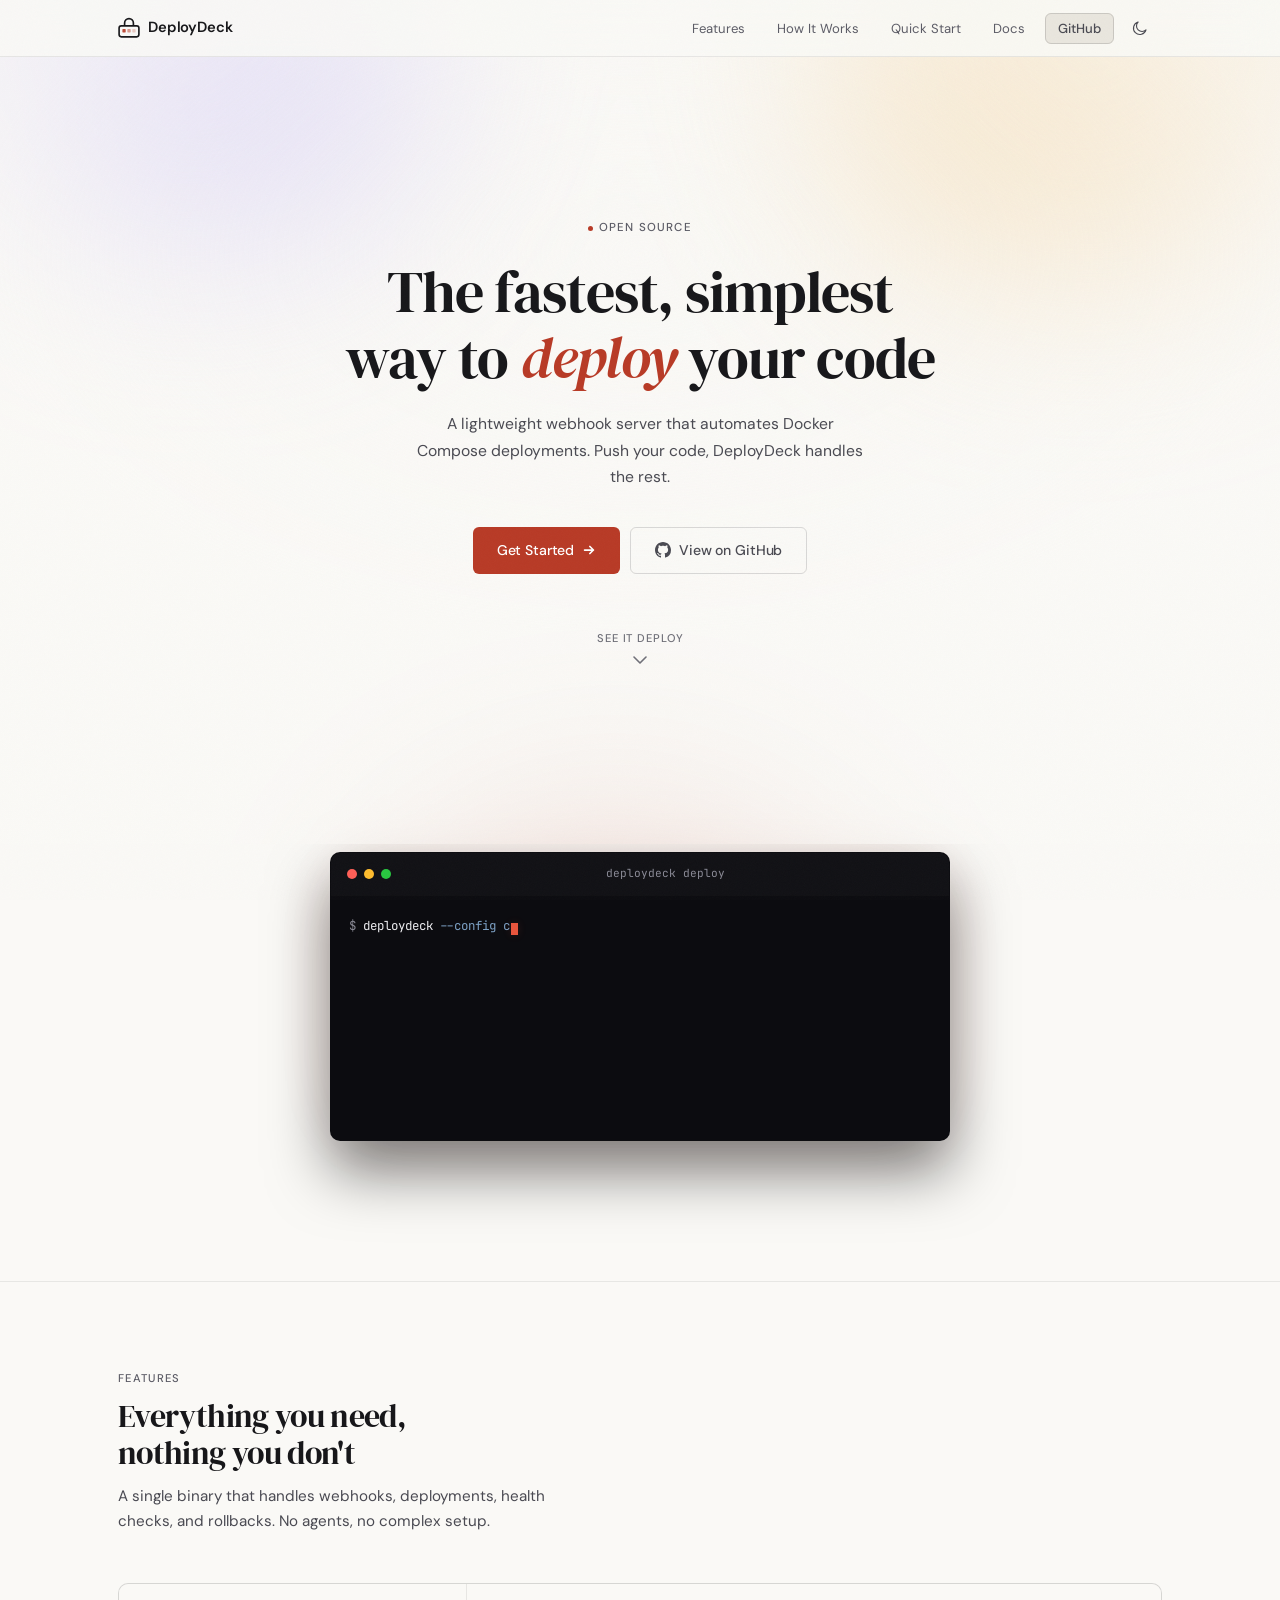
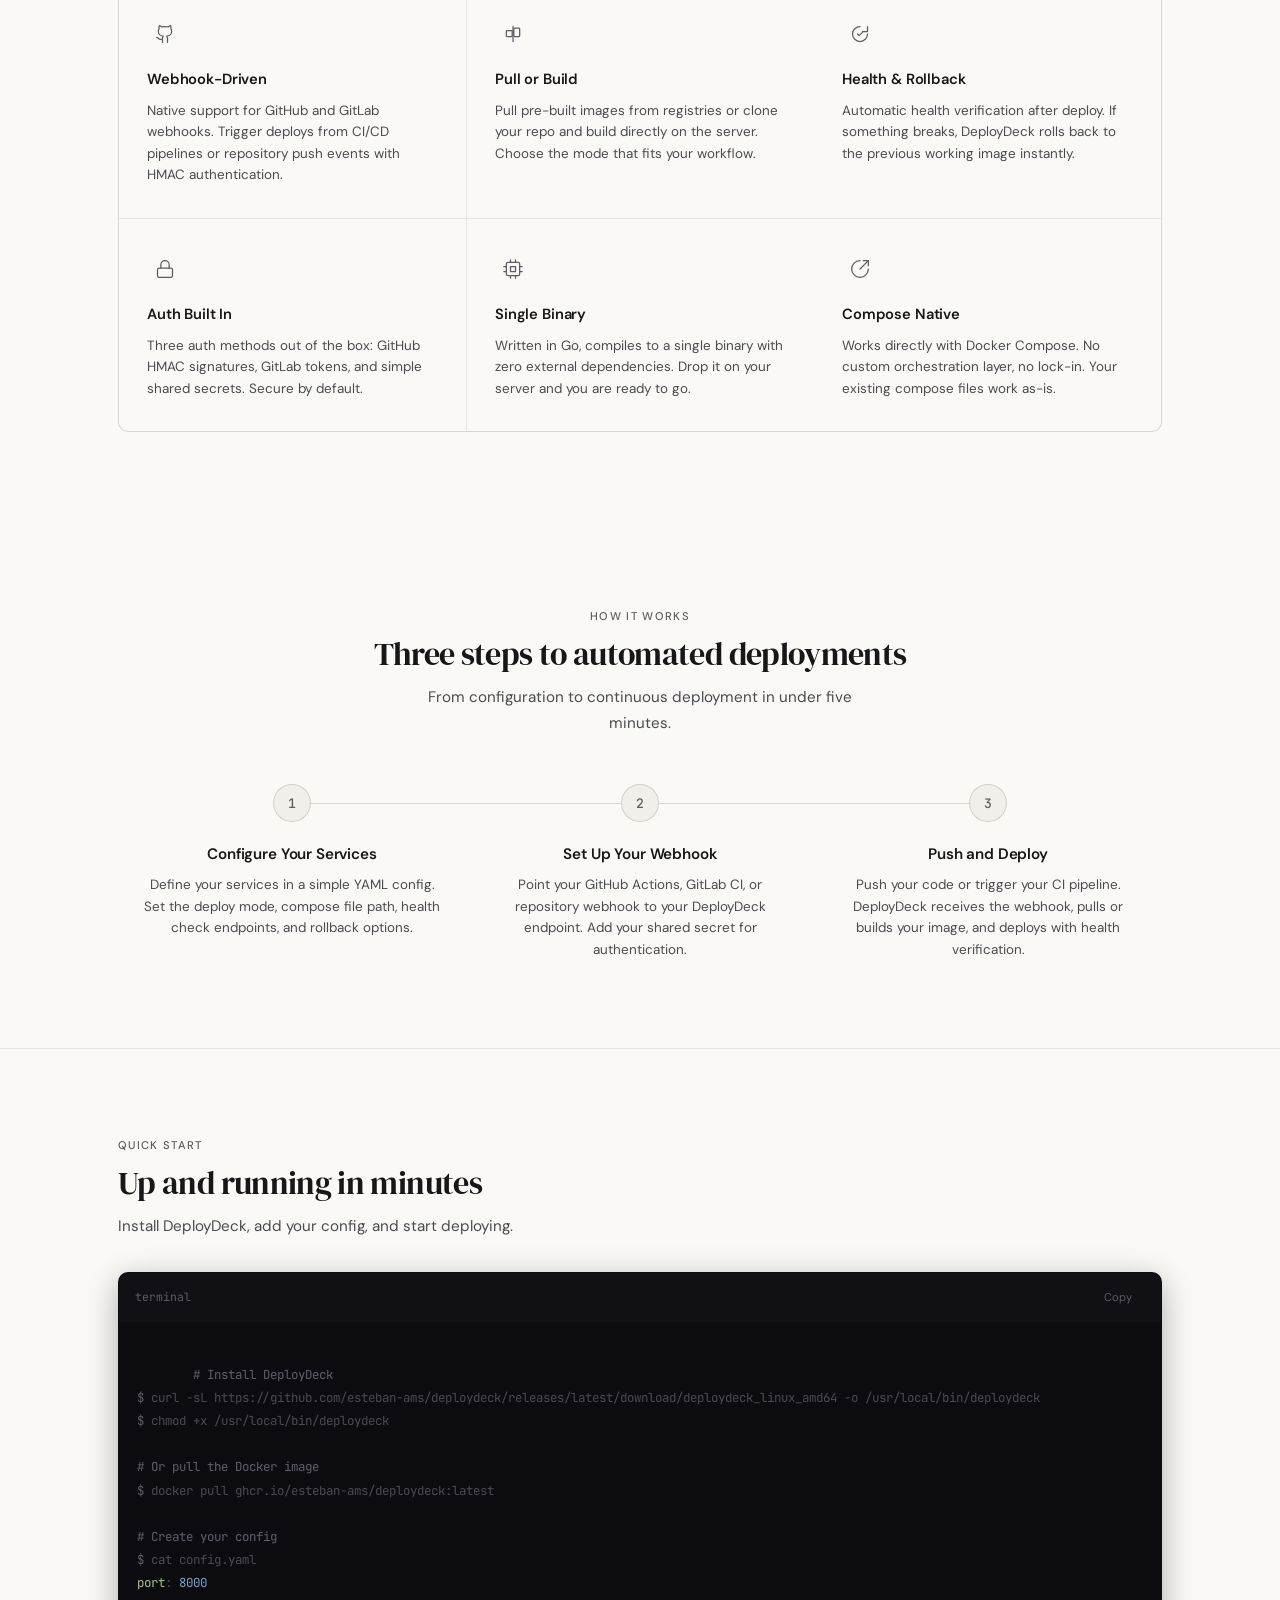
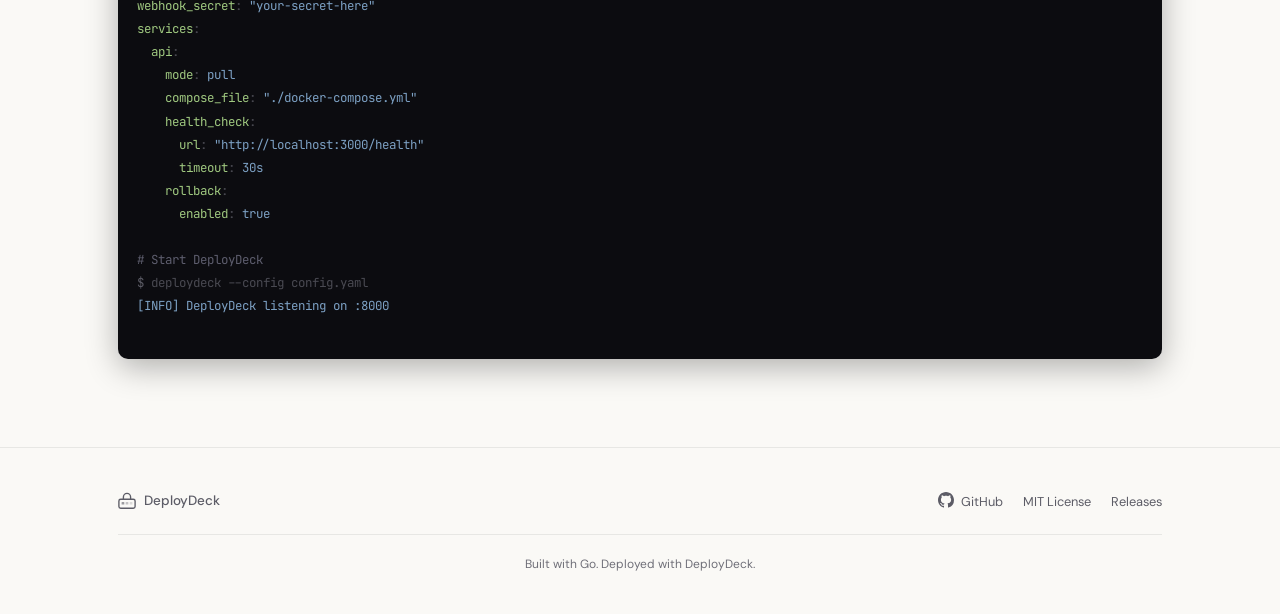
<file: website/public/index.html>
<!DOCTYPE html>
<html lang="en-us">
<head>
	<meta name="generator" content="Hugo 0.157.0">
  <meta charset="utf-8">
  <script>
    (function() {
      document.documentElement.classList.add('has-js');
      var stored = localStorage.getItem('deploydeck-theme');
      var theme = stored || (window.matchMedia('(prefers-color-scheme: light)').matches ? 'light' : 'dark');
      if (theme === 'light') document.documentElement.setAttribute('data-theme', 'light');
    })();
  </script>
  <meta name="viewport" content="width=device-width, initial-scale=1.0">
  <title>DeployDeck</title>
  <meta name="description" content="Lightweight webhook server that automates Docker Compose deployments">
  <link rel="preconnect" href="https://fonts.googleapis.com">
  <link rel="preconnect" href="https://fonts.gstatic.com" crossorigin>
  <link href="https://fonts.googleapis.com/css2?family=DM+Serif+Display:ital@0;1&family=DM+Sans:ital,opsz,wght@0,9..40,300;0,9..40,400;0,9..40,500;0,9..40,600;1,9..40,400&family=Inter:wght@400;500;600;700&family=JetBrains+Mono:wght@400;500&display=swap" rel="stylesheet">
  <style>
    /* ============================================
   DeployDeck — Refined Industrial
   ============================================ */


/* --- Reset & Base --- */
*, *::before, *::after {
  box-sizing: border-box;
  margin: 0;
  padding: 0;
}

:root {
  --bg: #111116;
  --bg-raised: #19191f;
  --bg-surface: #1f1f27;
  --border: rgba(255, 255, 255, 0.07);
  --border-strong: rgba(255, 255, 255, 0.12);
  --accent: #E8553D;
  --accent-dim: rgba(232, 85, 61, 0.1);
  --accent-glow: rgba(232, 85, 61, 0.15);
  --text: #a8a8b3;
  --text-bright: #ededf0;
  --text-muted: #8a8a96;
  --text-faint: #7e7e88;
  --font-display: 'DM Serif Display', Georgia, 'Times New Roman', serif;
  --font-body: 'DM Sans', -apple-system, BlinkMacSystemFont, 'Segoe UI', sans-serif;
  --font-mono: 'JetBrains Mono', 'SF Mono', 'Fira Code', Consolas, monospace;
  --max-width: 1100px;
  --radius: 6px;
  --radius-lg: 10px;

  /* docs compat aliases */
  --ocean: #111116;
  --ocean-light: #19191f;
  --ocean-mid: #1f1f27;
  --surface: #1f1f27;
  --teal: #E8553D;
  --teal-dim: rgba(232, 85, 61, 0.1);
  --amber: #E8553D;
  --amber-dim: rgba(232, 85, 61, 0.08);

  --aurora-violet: #6d5df0;
  --aurora-gold: #e8a33d;
  --aurora-blue: #3d6fe8;

  --hover-tint: rgba(255, 255, 255, 0.04);
  --hover-tint-soft: rgba(255, 255, 255, 0.02);
  --rail: rgba(255, 255, 255, 0.06);
  --nav-bg: rgba(17, 17, 22, 0.9);
  --nav-mobile-bg: rgba(17, 17, 22, 0.97);
  --hero-scrim-rgb: 17, 17, 22;
  --font-docs: 'Inter', var(--font-body);

  /* motion tokens (transitions-dev) */
  --ease-smooth-out: cubic-bezier(0.22, 1, 0.36, 1);
  --duration-fast: 250ms;
  --duration-slow: 400ms;
  --stagger-dur: 500ms;
  --stagger-distance: 14px;
  --stagger-stagger: 80ms;
  --stagger-blur: 4px;
  --stagger-ease: var(--ease-smooth-out);
}

[data-theme="light"] {
  --bg: #faf9f6;
  --bg-raised: #f1efe9;
  --bg-surface: #e9e6de;
  --border: rgba(17, 17, 22, 0.08);
  --border-strong: rgba(17, 17, 22, 0.14);
  --accent: #B83A26;
  --accent-dim: rgba(184, 58, 38, 0.08);
  --accent-glow: rgba(184, 58, 38, 0.12);
  --text: #4a4a52;
  --text-bright: #17171a;
  --text-muted: #5c5c66;
  --text-faint: #6f6f78;
  --aurora-violet: #b3a6f7;
  --aurora-gold: #f0c37a;
  --aurora-blue: #8fabf2;
  --hover-tint: rgba(17, 17, 22, 0.04);
  --hover-tint-soft: rgba(17, 17, 22, 0.02);
  --rail: rgba(17, 17, 22, 0.08);
  --nav-bg: rgba(250, 249, 246, 0.85);
  --nav-mobile-bg: rgba(250, 249, 246, 0.97);
  --hero-scrim-rgb: 250, 249, 246;
}

html {
  scroll-behavior: smooth;
  font-size: 16px;
  overflow-x: hidden;
}

section[id] {
  scroll-margin-top: 80px;
}

body {
  font-family: var(--font-body);
  background: var(--bg);
  color: var(--text);
  line-height: 1.6;
  -webkit-font-smoothing: antialiased;
  -moz-osx-font-smoothing: grayscale;
}

/* Noise grain overlay */
body::before {
  content: '';
  position: fixed;
  inset: 0;
  z-index: 9999;
  pointer-events: none;
  opacity: 0.025;
  background-image: url("data:image/svg+xml,%3Csvg viewBox='0 0 256 256' xmlns='http://www.w3.org/2000/svg'%3E%3Cfilter id='n'%3E%3CfeTurbulence type='fractalNoise' baseFrequency='0.9' numOctaves='4' stitchTiles='stitch'/%3E%3C/filter%3E%3Crect width='100%25' height='100%25' filter='url(%23n)'/%3E%3C/svg%3E");
  background-repeat: repeat;
  background-size: 200px 200px;
}

a {
  color: var(--text);
  text-decoration: none;
  transition: color 0.2s;
}

a:hover {
  color: var(--text-bright);
}

a:focus-visible,
button:focus-visible,
[tabindex]:focus-visible {
  outline: 2px solid var(--accent);
  outline-offset: 3px;
  border-radius: 4px;
}

.container {
  max-width: var(--max-width);
  margin: 0 auto;
  padding: 0 28px;
}

/* Respect reduced-motion preference */
@media (prefers-reduced-motion: reduce) {
  *,
  *::before,
  *::after {
    animation-duration: 0.01ms !important;
    animation-iteration-count: 1 !important;
    transition-duration: 0.01ms !important;
    scroll-behavior: auto !important;
  }

  .term-line--out {
    opacity: 1 !important;
    transform: none !important;
  }

  .term-cursor {
    display: none !important;
  }

  .hero-scroll-cue-icon {
    animation: none !important;
  }
}

/* --- Motion: reveal utilities (transitions-dev, adapted) --- */
.t-stagger-line {
  display: block;
  opacity: 0;
  transform: translateY(var(--stagger-distance));
  filter: blur(var(--stagger-blur));
  transition:
    opacity   var(--stagger-dur) var(--stagger-ease),
    transform var(--stagger-dur) var(--stagger-ease),
    filter    var(--stagger-dur) var(--stagger-ease);
  will-change: transform, opacity, filter;
}
.t-stagger-line--1 { transition-delay: calc(var(--stagger-stagger) * 0); }
.t-stagger-line--2 { transition-delay: calc(var(--stagger-stagger) * 1); }
.t-stagger-line--3 { transition-delay: calc(var(--stagger-stagger) * 2); }
.t-stagger-line--4 { transition-delay: calc(var(--stagger-stagger) * 3); }
.t-stagger-line--5 { transition-delay: calc(var(--stagger-stagger) * 4); }

.t-stagger.is-shown .t-stagger-line {
  opacity: 1;
  transform: translateY(0);
  filter: blur(0);
}

/* Generic scroll-triggered reveal — same treatment, IntersectionObserver-driven */
.reveal {
  opacity: 0;
  transform: translateY(var(--stagger-distance));
  filter: blur(var(--stagger-blur));
  transition:
    opacity   var(--stagger-dur) var(--stagger-ease),
    transform var(--stagger-dur) var(--stagger-ease),
    filter    var(--stagger-dur) var(--stagger-ease);
  will-change: transform, opacity, filter;
}
.reveal.is-shown {
  opacity: 1;
  transform: translateY(0);
  filter: blur(0);
}

/* --- Navigation --- */
.nav {
  position: fixed;
  top: 0;
  left: 0;
  right: 0;
  z-index: 100;
  padding: 0;
  background: var(--nav-bg);
  backdrop-filter: blur(16px);
  -webkit-backdrop-filter: blur(16px);
  border-bottom: 1px solid var(--border);
}

.nav-right {
  display: flex;
  align-items: center;
  gap: 4px;
}

.nav-inner {
  display: flex;
  align-items: center;
  justify-content: space-between;
  height: 56px;
}

.nav-logo {
  display: flex;
  align-items: center;
  gap: 8px;
  font-family: var(--font-body);
  font-weight: 600;
  font-size: 0.92rem;
  color: var(--text-bright);
  letter-spacing: -0.01em;
}

.nav-logo svg {
  width: 22px;
  height: 22px;
}

.nav-links {
  display: flex;
  align-items: center;
  gap: 8px;
  list-style: none;
}

.nav-links a {
  color: var(--text-muted);
  font-size: 0.82rem;
  font-weight: 400;
  padding: 6px 12px;
  border-radius: var(--radius);
  transition: color 0.15s, background 0.15s;
}

.nav-links a:hover {
  color: var(--text-bright);
  background: var(--hover-tint);
}

.nav-cta {
  background: var(--bg-surface) !important;
  color: var(--text) !important;
  border: 1px solid var(--border-strong);
  font-weight: 500 !important;
}

.nav-cta:hover {
  border-color: var(--accent) !important;
  color: var(--text-bright) !important;
}

/* Mobile nav toggle */
.nav-toggle {
  display: none;
  align-items: center;
  justify-content: center;
  width: 44px;
  height: 44px;
  background: none;
  border: none;
  color: var(--text);
  cursor: pointer;
  padding: 0;
}

.nav-toggle svg {
  width: 20px;
  height: 20px;
}

.theme-toggle {
  display: flex;
  align-items: center;
  justify-content: center;
  width: 44px;
  height: 44px;
  background: none;
  border: none;
  color: var(--text);
  cursor: pointer;
  border-radius: var(--radius);
  transition: color 0.15s, background 0.15s;
  flex-shrink: 0;
}

.theme-toggle:hover {
  color: var(--text-bright);
  background: var(--hover-tint);
}

.theme-toggle svg {
  width: 18px;
  height: 18px;
}

.theme-toggle .icon-moon {
  display: none;
}

[data-theme="light"] .theme-toggle .icon-sun {
  display: none;
}

[data-theme="light"] .theme-toggle .icon-moon {
  display: block;
}

@media (max-width: 768px) {
  .nav-toggle {
    display: flex;
  }

  .nav-links {
    display: none;
    position: absolute;
    top: 100%;
    left: 0;
    right: 0;
    flex-direction: column;
    background: var(--nav-mobile-bg);
    padding: 16px 20px;
    gap: 4px;
    border-bottom: 1px solid var(--border);
  }

  .nav-links.open {
    display: flex;
  }

  .nav-links a {
    padding: 10px 12px;
  }
}

/* --- Hero --- */
.hero {
  position: relative;
  overflow: hidden;
}

.hero-text {
  position: relative;
  overflow: hidden;
  min-height: calc(100svh - 56px);
  display: flex;
  align-items: center;
  padding: 64px 0 32px;
  text-align: center;
}

.hero-aurora {
  position: absolute;
  inset: -15% -10% -30%;
  z-index: 0;
  pointer-events: none;
  filter: blur(90px);
  opacity: 0.5;
}

[data-theme="light"] .hero-aurora {
  opacity: 0.6;
  filter: blur(100px);
}

.aurora-blob {
  position: absolute;
  border-radius: 50%;
}

.aurora-blob--1 {
  width: 460px;
  height: 460px;
  top: -80px;
  left: 6%;
  background: var(--aurora-violet);
  animation: auroraDrift1 24s ease-in-out infinite;
}

.aurora-blob--2 {
  width: 520px;
  height: 520px;
  top: -100px;
  right: 4%;
  background: var(--aurora-gold);
  animation: auroraDrift2 28s ease-in-out infinite;
}

.aurora-blob--3 {
  width: 440px;
  height: 440px;
  bottom: -180px;
  left: 34%;
  background: var(--accent);
  animation: auroraDrift3 20s ease-in-out infinite;
}

@keyframes auroraDrift1 {
  0%, 100% { transform: translate(0, 0) scale(1); }
  50%      { transform: translate(50px, 40px) scale(1.1); }
}

@keyframes auroraDrift2 {
  0%, 100% { transform: translate(0, 0) scale(1); }
  50%      { transform: translate(-40px, 50px) scale(1.06); }
}

@keyframes auroraDrift3 {
  0%, 100% { transform: translate(-50%, 0) scale(1); }
  50%      { transform: translate(-50%, -30px) scale(1.12); }
}

.hero-text::after {
  content: '';
  position: absolute;
  inset: 0;
  z-index: 1;
  pointer-events: none;
  background: radial-gradient(ellipse 70% 60% at 50% 30%, rgba(var(--hero-scrim-rgb), 0.2) 0%, rgba(var(--hero-scrim-rgb), 0.75) 75%);
}

.hero-inner {
  position: relative;
  z-index: 2;
  max-width: 680px;
  width: 100%;
  margin: 0 auto;
}

.hero-badge {
  display: inline-flex;
  align-items: center;
  gap: 6px;
  font-size: 0.72rem;
  font-weight: 500;
  color: var(--text-muted);
  text-transform: uppercase;
  letter-spacing: 0.1em;
  margin-bottom: 22px;
}

.hero-badge::before {
  content: '';
  width: 5px;
  height: 5px;
  background: var(--accent);
  border-radius: 50%;
}

.hero h1 {
  font-family: var(--font-display);
  font-size: clamp(2.3rem, 5.2vw, 3.6rem);
  font-weight: 400;
  line-height: 1.15;
  color: var(--text-bright);
  letter-spacing: -0.02em;
  max-width: 600px;
  margin: 0 auto 20px;
}

.hero h1 em {
  font-style: italic;
  color: var(--accent);
}

.hero-subtitle {
  font-size: 0.98rem;
  color: var(--text);
  line-height: 1.7;
  max-width: 460px;
  margin: 0 auto 36px;
}

.hero-actions {
  display: flex;
  justify-content: center;
  gap: 10px;
  flex-wrap: wrap;
}

.hero-scroll-cue {
  display: inline-flex;
  flex-direction: column;
  align-items: center;
  gap: 8px;
  margin: 56px auto 0;
  color: var(--text-faint);
  font-size: 0.7rem;
  font-weight: 500;
  letter-spacing: 0.08em;
  text-transform: uppercase;
  transition: color 0.2s;
}

.hero-scroll-cue:hover {
  color: var(--text-muted);
}

.hero-scroll-cue-icon {
  animation: heroScrollBounce 1.8s ease-in-out infinite;
}

@keyframes heroScrollBounce {
  0%, 100% { transform: translateY(0); opacity: 0.55; }
  50%      { transform: translateY(5px); opacity: 1; }
}

.btn-primary {
  display: inline-flex;
  align-items: center;
  gap: 8px;
  background: var(--accent);
  color: #fff;
  padding: 11px 24px;
  border-radius: var(--radius);
  font-family: var(--font-body);
  font-weight: 500;
  font-size: 0.88rem;
  transition: transform 0.12s, box-shadow 0.2s;
  border: none;
  cursor: pointer;
  letter-spacing: -0.01em;
}

.btn-primary:hover {
  transform: translateY(-1px);
  box-shadow: 0 6px 24px var(--accent-glow);
  color: #fff;
}

.btn-secondary {
  display: inline-flex;
  align-items: center;
  gap: 8px;
  background: transparent;
  color: var(--text);
  padding: 11px 24px;
  border-radius: var(--radius);
  font-family: var(--font-body);
  font-weight: 500;
  font-size: 0.88rem;
  border: 1px solid var(--border-strong);
  transition: border-color 0.2s, color 0.2s;
  cursor: pointer;
  letter-spacing: -0.01em;
}

.btn-secondary:hover {
  border-color: var(--text-muted);
  color: var(--text-bright);
}

.btn-secondary svg {
  width: 16px;
  height: 16px;
}

/* --- Terminal --- */
.hero-terminal-section {
  position: relative;
  padding: 8px 0 140px;
}

.terminal-shell {
  transition-delay: 0ms;
}

.terminal {
  --term-text: #ededf0;
  --term-muted: #8a8a96;
  --term-accent: #E8553D;
  --term-accent-glow: rgba(232, 85, 61, 0.15);
  background: #0c0c10;
  border-radius: var(--radius-lg);
  overflow: hidden;
  border: 1px solid var(--border);
  box-shadow:
    0 30px 60px rgba(0, 0, 0, 0.5),
    0 0 0 1px rgba(255, 255, 255, 0.04),
    0 0 80px -20px var(--term-accent-glow);
  max-width: 620px;
  margin: 0 auto;
  text-align: left;
  transition: box-shadow 700ms var(--ease-smooth-out);
}

.terminal-shell.is-shown .terminal {
  animation: terminalGlowPulse 1200ms var(--ease-smooth-out) 260ms 1;
}

@keyframes terminalGlowPulse {
  0%   { box-shadow: 0 30px 60px rgba(0, 0, 0, 0.5), 0 0 0 1px rgba(255, 255, 255, 0.04), 0 0 80px -20px var(--term-accent-glow); }
  35%  { box-shadow: 0 30px 74px rgba(0, 0, 0, 0.55), 0 0 0 1px rgba(255, 255, 255, 0.07), 0 0 140px -10px var(--term-accent-glow); }
  100% { box-shadow: 0 30px 60px rgba(0, 0, 0, 0.5), 0 0 0 1px rgba(255, 255, 255, 0.04), 0 0 80px -20px var(--term-accent-glow); }
}

.terminal-header {
  display: flex;
  align-items: center;
  gap: 7px;
  padding: 12px 16px;
  background: rgba(255, 255, 255, 0.02);
  border-bottom: 1px solid var(--border);
}

.terminal-dot {
  width: 10px;
  height: 10px;
  border-radius: 50%;
}

.terminal-dot:nth-child(1) { background: #ff5f57; }
.terminal-dot:nth-child(2) { background: #febc2e; }
.terminal-dot:nth-child(3) { background: #28c840; }

.terminal-title {
  flex: 1;
  text-align: center;
  font-size: 0.7rem;
  color: var(--term-muted);
  font-family: var(--font-mono);
}

.terminal-body {
  padding: 18px 18px;
  font-family: var(--font-mono);
  font-size: 0.78rem;
  line-height: 1.85;
  min-height: 240px;
}

.terminal-line {
  white-space: nowrap;
}

.has-js .term-line--out {
  opacity: 0;
  transform: translateY(4px);
  transition: opacity var(--duration-slow) var(--ease-in-out), transform var(--duration-slow) var(--ease-in-out);
}

.has-js .term-line--out.is-typed {
  opacity: 1;
  transform: translateY(0);
}

.term-cursor {
  display: inline-block;
  width: 7px;
  height: 0.95em;
  margin-left: 1px;
  background: var(--term-accent);
  vertical-align: text-bottom;
  transform: translateY(1px);
  opacity: 0;
  box-shadow: 0 0 8px var(--term-accent-glow);
}

.term-cursor--blink {
  opacity: 1;
  animation: termCursorBlink 1s steps(1) infinite;
}

.term-cursor--fade {
  animation: none;
  opacity: 0;
  transition: opacity 260ms var(--ease-in-out);
}

@keyframes termCursorBlink {
  0%, 49%   { opacity: 1; }
  50%, 100% { opacity: 0; }
}

.t-prompt { color: var(--term-muted); }
.t-cmd    { color: var(--term-text); }
.t-flag   { color: #7da1c4; }
.t-ok     { color: #5cb85c; }
.t-info   { color: var(--term-muted); }
.t-warn   { color: var(--term-accent); }
.t-dim    { color: var(--term-muted); }

@media (max-width: 768px) {
  .hero-text {
    min-height: calc(100svh - 56px);
    padding: 96px 0 28px;
  }

  .hero-terminal-section {
    padding: 0 0 88px;
  }

  .hero-scroll-cue {
    margin-top: 40px;
  }

  .hero-aurora {
    filter: blur(60px);
  }

  .aurora-blob--1,
  .aurora-blob--2,
  .aurora-blob--3 {
    width: 300px;
    height: 300px;
  }

  .terminal-body {
    font-size: 0.7rem;
    overflow-x: auto;
  }
}

/* --- Section Shared --- */
.section {
  padding: 88px 0;
  position: relative;
}

.section-label {
  font-size: 0.7rem;
  font-weight: 500;
  color: var(--text-muted);
  text-transform: uppercase;
  letter-spacing: 0.12em;
  margin-bottom: 10px;
}

.section-title {
  font-family: var(--font-display);
  font-size: 2rem;
  font-weight: 400;
  color: var(--text-bright);
  margin-bottom: 12px;
  letter-spacing: -0.02em;
  line-height: 1.15;
}

.section-desc {
  font-size: 0.95rem;
  color: var(--text);
  max-width: 480px;
  line-height: 1.7;
}

/* --- Features --- */
.features {
  border-top: 1px solid var(--border);
}

.features-header {
  margin-bottom: 48px;
}

.features-grid {
  display: grid;
  grid-template-columns: repeat(3, 1fr);
  gap: 1px;
  background: var(--border);
  border: 1px solid var(--border);
  border-radius: var(--radius-lg);
  overflow: hidden;
}

.feature-card.reveal:nth-child(1) { transition-delay: 0ms; }
.feature-card.reveal:nth-child(2) { transition-delay: 60ms; }
.feature-card.reveal:nth-child(3) { transition-delay: 120ms; }
.feature-card.reveal:nth-child(4) { transition-delay: 180ms; }
.feature-card.reveal:nth-child(5) { transition-delay: 240ms; }
.feature-card.reveal:nth-child(6) { transition-delay: 300ms; }

.feature-card {
  background: var(--bg);
  padding: 32px 28px;
}

.feature-card:hover {
  background: var(--bg-raised);
}

.feature-icon {
  width: 36px;
  height: 36px;
  display: flex;
  align-items: center;
  justify-content: center;
  margin-bottom: 16px;
  color: var(--text-muted);
}

.feature-icon svg {
  width: 20px;
  height: 20px;
}

.feature-card h3 {
  font-family: var(--font-body);
  font-size: 0.92rem;
  font-weight: 600;
  color: var(--text-bright);
  margin-bottom: 8px;
  letter-spacing: -0.01em;
}

.feature-card p {
  font-size: 0.84rem;
  color: var(--text);
  line-height: 1.6;
}

@media (max-width: 900px) {
  .features-grid {
    grid-template-columns: repeat(2, 1fr);
  }
}

@media (max-width: 580px) {
  .features-grid {
    grid-template-columns: 1fr;
  }
}

/* --- How It Works --- */
.steps-grid {
  display: grid;
  grid-template-columns: repeat(3, 1fr);
  gap: 0;
  margin-top: 48px;
  position: relative;
}

/* connector line */
.steps-grid::before {
  content: '';
  position: absolute;
  top: 19px;
  left: calc(16.666% + 12px);
  right: calc(16.666% + 12px);
  height: 1px;
  background: var(--border-strong);
}

.step.reveal:nth-child(1) { transition-delay: 0ms; }
.step.reveal:nth-child(2) { transition-delay: 100ms; }
.step.reveal:nth-child(3) { transition-delay: 200ms; }

.step {
  position: relative;
  text-align: center;
  padding: 0 20px;
}

.step-number {
  width: 38px;
  height: 38px;
  display: inline-flex;
  align-items: center;
  justify-content: center;
  background: var(--bg-raised);
  border: 1px solid var(--border-strong);
  border-radius: 50%;
  font-family: var(--font-mono);
  font-size: 0.82rem;
  font-weight: 500;
  color: var(--text-muted);
  margin-bottom: 20px;
  position: relative;
  z-index: 1;
}

.step h3 {
  font-family: var(--font-body);
  font-size: 0.95rem;
  font-weight: 600;
  color: var(--text-bright);
  margin-bottom: 8px;
  letter-spacing: -0.01em;
}

.step p {
  font-size: 0.84rem;
  color: var(--text);
  line-height: 1.6;
}

.step:not(:last-child)::after {
  display: none;
}

@media (max-width: 768px) {
  .steps-grid {
    grid-template-columns: 1fr;
    gap: 32px;
  }

  .steps-grid::before {
    display: none;
  }

  .step {
    text-align: left;
    display: grid;
    grid-template-columns: 38px 1fr;
    gap: 0 16px;
    padding: 0;
  }

  .step-number {
    grid-row: 1 / 3;
    margin-bottom: 0;
  }

  .step h3 {
    align-self: end;
  }
}

/* --- Quick Start --- */
.quickstart {
  border-top: 1px solid var(--border);
}

.quickstart-header {
  margin-bottom: 32px;
}

.code-block {
  background: #0c0c10;
  border-radius: var(--radius-lg);
  overflow: hidden;
  border: 1px solid var(--border);
  box-shadow: 0 8px 32px rgba(0, 0, 0, 0.3);
}

.code-header {
  display: flex;
  align-items: center;
  justify-content: space-between;
  padding: 10px 16px;
  background: rgba(255, 255, 255, 0.02);
  border-bottom: 1px solid var(--border);
}

.code-tab {
  font-family: var(--font-mono);
  font-size: 0.72rem;
  color: var(--text-muted);
}

.code-copy {
  background: none;
  border: 1px solid var(--border);
  color: var(--text-muted);
  padding: 6px 12px;
  border-radius: 4px;
  font-size: 0.7rem;
  cursor: pointer;
  font-family: var(--font-body);
  transition: color 0.15s, border-color 0.15s;
}

.code-copy:hover {
  color: var(--text-bright);
  border-color: var(--text-muted);
}

.code-body {
  padding: 18px;
  font-family: var(--font-mono);
  font-size: 0.78rem;
  line-height: 1.85;
  overflow-x: auto;
  white-space: pre;
}

.code-body .comment { color: #5e5e6e; }
.code-body .string  { color: #7da1c4; }
.code-body .key     { color: #a0c980; }
.code-body .value   { color: #7da1c4; }
.code-body .prompt  { color: var(--text-muted); user-select: none; }

/* --- Footer --- */
.footer {
  padding: 40px 0;
  border-top: 1px solid var(--border);
}

.footer-inner {
  display: flex;
  align-items: center;
  justify-content: space-between;
  flex-wrap: wrap;
  gap: 16px;
}

.footer-brand {
  display: flex;
  align-items: center;
  gap: 8px;
  font-weight: 500;
  color: var(--text-muted);
  font-size: 0.84rem;
}

.footer-brand svg {
  width: 18px;
  height: 18px;
}

.footer-links {
  display: flex;
  align-items: center;
  gap: 20px;
  list-style: none;
}

.footer-links a {
  color: var(--text-muted);
  font-size: 0.8rem;
  transition: color 0.15s;
}

.footer-links a:hover {
  color: var(--text-bright);
}

.footer-note {
  width: 100%;
  text-align: center;
  font-size: 0.75rem;
  color: var(--text-faint);
  margin-top: 20px;
  padding-top: 20px;
  border-top: 1px solid var(--border);
}

/* --- Utility --- */
.sr-only {
  position: absolute;
  width: 1px;
  height: 1px;
  padding: 0;
  margin: -1px;
  overflow: hidden;
  clip: rect(0, 0, 0, 0);
  border: 0;
}

/* ============================================
   Documentation Page Styles
   ============================================ */

/* --- Docs Layout --- */
.docs-layout {
  display: flex;
  min-height: 100vh;
  padding-top: 56px;
}

/* --- Sidebar --- */
.docs-sidebar {
  position: fixed;
  top: 56px;
  left: 0;
  bottom: 0;
  width: 280px;
  background: var(--bg-raised);
  border-right: 1px solid var(--border);
  overflow-y: auto;
  z-index: 50;
  scrollbar-width: thin;
  scrollbar-color: var(--bg-surface) transparent;
}

.docs-sidebar::-webkit-scrollbar {
  width: 4px;
}

.docs-sidebar::-webkit-scrollbar-track {
  background: transparent;
}

.docs-sidebar::-webkit-scrollbar-thumb {
  background: var(--bg-surface);
  border-radius: 4px;
}

.docs-sidebar-inner {
  padding: 24px 0;
}

.docs-sidebar-header {
  padding: 0 20px 16px;
  margin-bottom: 8px;
}

.docs-sidebar-title {
  font-size: 0.8rem;
  font-weight: 600;
  color: var(--text-muted);
  letter-spacing: 0.02em;
}

.docs-nav {
  position: relative;
  padding: 0 16px;
}

.docs-nav-indicator {
  position: absolute;
  left: 16px;
  width: 2px;
  height: 0;
  background: var(--accent);
  border-radius: 2px;
  opacity: 0;
  transform: translateY(0);
  transition:
    transform var(--duration-fast) var(--ease-smooth-out),
    height    var(--duration-fast) var(--ease-smooth-out),
    opacity   var(--duration-fast) var(--ease-smooth-out);
  will-change: transform, height;
  pointer-events: none;
}

.docs-nav-indicator.is-active {
  opacity: 1;
}

.docs-nav-group {
  margin-bottom: 18px;
}

.docs-nav-group-title {
  font-size: 0.72rem;
  font-weight: 600;
  color: var(--text-muted);
  text-transform: uppercase;
  letter-spacing: 0.05em;
  padding: 4px 0;
  margin-bottom: 2px;
}

.docs-nav-link {
  display: block;
  padding: 4px 0 4px 12px;
  font-size: 0.88rem;
  color: var(--text-muted);
  transition: color 0.15s;
  line-height: 1.5;
  border-left: 1px solid var(--rail);
}

.docs-nav-link:hover {
  color: var(--text-bright);
}

.docs-nav-link.active {
  color: var(--text-bright);
}

/* --- Mobile sidebar toggle --- */
.docs-sidebar-toggle {
  display: none;
  position: fixed;
  bottom: 20px;
  right: 20px;
  z-index: 60;
  background: var(--accent);
  color: #fff;
  border: none;
  border-radius: 28px;
  padding: 12px 20px;
  font-size: 0.85rem;
  font-weight: 600;
  font-family: var(--font-body);
  cursor: pointer;
  box-shadow: 0 4px 20px rgba(0, 0, 0, 0.3);
  align-items: center;
  gap: 8px;
}

.docs-sidebar-overlay {
  display: none;
  position: fixed;
  inset: 0;
  background: rgba(0, 0, 0, 0.5);
  z-index: 45;
}

/* --- Docs Main Content --- */
.docs-main {
  flex: 1;
  margin-left: 280px;
  min-width: 0;
}

.docs-content {
  max-width: 820px;
  margin: 0 auto;
  padding: 40px 48px 80px;
  font-family: var(--font-docs);
}

/* --- Docs Typography --- */
.docs-section {
  padding-bottom: 48px;
  margin-bottom: 48px;
  border-bottom: 1px solid var(--border);
  scroll-margin-top: 90px;
}

.docs-section:last-child {
  border-bottom: none;
}

.docs-section.will-reveal {
  opacity: 0;
  transition: opacity var(--stagger-dur) var(--stagger-ease);
}

.docs-section.will-reveal.is-shown {
  opacity: 1;
}

.docs-content h2 {
  font-family: var(--font-display);
  font-size: 2.15rem;
  font-weight: 400;
  color: var(--text-bright);
  margin-bottom: 12px;
  padding-top: 12px;
  letter-spacing: -0.02em;
  scroll-margin-top: 90px;
}

.docs-content h3 {
  font-size: 1.45rem;
  font-weight: 700;
  color: var(--text-bright);
  margin-top: 40px;
  margin-bottom: 12px;
  letter-spacing: -0.01em;
  scroll-margin-top: 90px;
}

.docs-content h4 {
  font-size: 1.1rem;
  font-weight: 650;
  color: var(--accent);
  margin-top: 28px;
  margin-bottom: 10px;
}

.docs-content p {
  font-size: 1.05rem;
  line-height: 1.8;
  color: var(--text);
  margin-bottom: 16px;
}

.docs-content ul,
.docs-content ol {
  margin-bottom: 16px;
  padding-left: 24px;
}

.docs-content li {
  font-size: 1.05rem;
  line-height: 1.75;
  color: var(--text);
  margin-bottom: 6px;
}

.docs-content strong {
  color: var(--text-bright);
  font-weight: 650;
}

.docs-content blockquote {
  border-left: 3px solid var(--accent);
  background: var(--accent-dim);
  padding: 14px 20px;
  margin: 16px 0;
  border-radius: 0 var(--radius) var(--radius) 0;
}

.docs-content blockquote p {
  margin-bottom: 0;
  color: var(--text);
  font-size: 1rem;
}

.docs-content a {
  color: var(--accent);
  text-decoration: underline;
  text-underline-offset: 2px;
}

.docs-content a:hover {
  color: var(--text-bright);
}

.docs-content hr {
  border: none;
  border-top: 1px solid var(--border);
  margin: 32px 0;
}

/* --- Docs Code Blocks --- */
.docs-content pre {
  background: #0c0c10;
  border-radius: var(--radius-lg);
  overflow-x: auto;
  padding: 20px;
  margin: 16px 0 24px;
  border: 1px solid var(--border);
  box-shadow: 0 4px 16px rgba(0, 0, 0, 0.2);
}

.docs-content pre code {
  font-family: var(--font-mono);
  font-size: 0.88rem;
  line-height: 1.8;
  color: #E2E8F0;
  background: none;
  padding: 0;
  border-radius: 0;
}

.docs-content code {
  font-family: var(--font-mono);
  font-size: 0.85em;
  background: var(--bg-surface);
  color: var(--accent);
  padding: 2px 6px;
  border-radius: 4px;
}

/* --- Docs Syntax Highlighting --- */
.docs-content pre code .comment,
.docs-content pre .comment {
  color: #6E7681;
}

.docs-content pre code .keyword,
.docs-content pre .keyword {
  color: #FF7B72;
}

.docs-content pre code .string,
.docs-content pre .string {
  color: #A5D6FF;
}

.docs-content pre code .number,
.docs-content pre .number {
  color: #79C0FF;
}

.docs-content pre code .function,
.docs-content pre .function {
  color: #D2A8FF;
}

.docs-content pre code .type,
.docs-content pre .type {
  color: #7EE787;
}

/* --- Docs Tables --- */
.docs-content table {
  width: 100%;
  border-collapse: collapse;
  margin: 16px 0 24px;
  font-size: 0.88rem;
  border: 1px solid var(--border);
  border-radius: var(--radius);
  overflow: hidden;
}

.docs-content thead {
  background: var(--bg-surface);
}

.docs-content th {
  padding: 10px 16px;
  text-align: left;
  font-weight: 650;
  color: var(--text-bright);
  font-size: 0.82rem;
  text-transform: uppercase;
  letter-spacing: 0.04em;
  border-bottom: 1px solid var(--border);
}

.docs-content td {
  padding: 10px 16px;
  border-bottom: 1px solid var(--border);
  color: var(--text);
  vertical-align: top;
}

.docs-content td code {
  font-size: 0.8em;
  white-space: nowrap;
}

.docs-content tbody tr:hover {
  background: var(--hover-tint-soft);
}

/* --- Responsive Docs --- */
@media (max-width: 960px) {
  .docs-sidebar {
    transform: translateX(-100%);
    transition: transform var(--duration-slow) var(--ease-smooth-out);
    z-index: 55;
    width: 280px;
    box-shadow: 0 0 60px rgba(0, 0, 0, 0.4);
  }

  .docs-sidebar.open {
    transform: translateX(0);
  }

  .docs-sidebar-overlay {
    display: block;
    opacity: 0;
    visibility: hidden;
    transition: opacity var(--duration-slow) var(--ease-smooth-out), visibility 0s linear var(--duration-slow);
  }

  .docs-sidebar.open + .docs-sidebar-overlay {
    opacity: 1;
    visibility: visible;
    transition: opacity var(--duration-slow) var(--ease-smooth-out);
  }

  .docs-sidebar-toggle {
    display: flex;
  }

  .docs-main {
    margin-left: 0;
  }

  .docs-content {
    padding: 32px 24px 80px;
  }
}

@media (max-width: 580px) {
  .docs-content {
    padding: 24px 16px 80px;
  }

  .docs-content h2 {
    font-size: 1.7rem;
  }

  .docs-content h3 {
    font-size: 1.25rem;
  }

  .docs-content pre {
    padding: 14px;
    border-radius: var(--radius);
  }

  .docs-content pre code {
    font-size: 0.8rem;
  }

  .docs-content table {
    display: block;
    overflow-x: auto;
  }
}

  </style>
</head>
<body>
  
<nav class="nav" id="nav">
  <div class="container nav-inner">
    <a href="https://esteban-ams.github.io/deploydeck/" class="nav-logo">
      <svg viewBox="0 0 20 20" fill="none" xmlns="http://www.w3.org/2000/svg">
        <rect x="1" y="8" width="18" height="10" rx="2" stroke="currentColor" stroke-width="1.5" fill="none"/>
        <rect x="4" y="11" width="3" height="3" rx="0.5" fill="var(--accent)" opacity="0.9"/>
        <rect x="8.5" y="11" width="3" height="3" rx="0.5" fill="var(--accent)" opacity="0.5"/>
        <rect x="13" y="11" width="3" height="3" rx="0.5" fill="var(--accent)" opacity="0.25"/>
        <path d="M6 8V5.5a4 4 0 0 1 8 0V8" stroke="currentColor" stroke-width="1.5" fill="none"/>
      </svg>
      DeployDeck
    </a>

    <div class="nav-right">
      <ul class="nav-links">
        <li><a href="https://esteban-ams.github.io/deploydeck/#features">Features</a></li>
        <li><a href="https://esteban-ams.github.io/deploydeck/#how-it-works">How It Works</a></li>
        <li><a href="https://esteban-ams.github.io/deploydeck/#quickstart">Quick Start</a></li>
        <li><a href="https://esteban-ams.github.io/deploydeck/docs/">Docs</a></li>
        <li><a href="https://github.com/esteban-ams/deploydeck" class="nav-cta">GitHub</a></li>
      </ul>

      <button class="theme-toggle" id="theme-toggle" aria-label="Toggle color theme">
        <svg class="icon-sun" viewBox="0 0 24 24" fill="none" stroke="currentColor" stroke-width="1.5" stroke-linecap="round" stroke-linejoin="round">
          <circle cx="12" cy="12" r="4"/>
          <path d="M12 2v2M12 20v2M4.93 4.93l1.41 1.41M17.66 17.66l1.41 1.41M2 12h2M20 12h2M4.93 19.07l1.41-1.41M17.66 6.34l1.41-1.41"/>
        </svg>
        <svg class="icon-moon" viewBox="0 0 24 24" fill="none" stroke="currentColor" stroke-width="1.5" stroke-linecap="round" stroke-linejoin="round">
          <path d="M20 14.5A8.5 8.5 0 1 1 9.5 4a6.5 6.5 0 0 0 10.5 10.5z"/>
        </svg>
      </button>

      <button class="nav-toggle" onclick="document.querySelector('.nav-links').classList.toggle('open')" aria-label="Toggle menu">
        <svg viewBox="0 0 24 24" fill="none" stroke="currentColor" stroke-width="1.5">
          <line x1="4" y1="7" x2="20" y2="7"/>
          <line x1="4" y1="12" x2="20" y2="12"/>
          <line x1="4" y1="17" x2="20" y2="17"/>
        </svg>
      </button>
    </div>
  </div>
</nav>

<section class="hero" id="hero">
  <div class="hero-text">
    <div class="hero-aurora" aria-hidden="true">
      <span class="aurora-blob aurora-blob--1"></span>
      <span class="aurora-blob aurora-blob--2"></span>
      <span class="aurora-blob aurora-blob--3"></span>
    </div>
    <div class="container">
      <div class="hero-inner t-stagger" id="hero-stagger">
        <div class="hero-badge t-stagger-line t-stagger-line--1">Open Source</div>

        <h1 class="t-stagger-line t-stagger-line--2">The fastest, simplest way to <em>deploy</em> your code</h1>

        <p class="hero-subtitle t-stagger-line t-stagger-line--3">
          A lightweight webhook server that automates Docker Compose deployments.
          Push your code, DeployDeck handles the rest.
        </p>

        <div class="hero-actions t-stagger-line t-stagger-line--4">
          <a href="#quickstart" class="btn-primary">
            Get Started
            <svg width="14" height="14" viewBox="0 0 16 16" fill="none"><path d="M3 8h10M9 4l4 4-4 4" stroke="currentColor" stroke-width="2" stroke-linecap="round" stroke-linejoin="round"/></svg>
          </a>
          <a href="https://github.com/esteban-ams/deploydeck" class="btn-secondary">
            <svg width="15" height="15" viewBox="0 0 16 16" fill="currentColor"><path d="M8 0C3.58 0 0 3.58 0 8c0 3.54 2.29 6.53 5.47 7.59.4.07.55-.17.55-.38 0-.19-.01-.82-.01-1.49-2.01.37-2.53-.49-2.69-.94-.09-.23-.48-.94-.82-1.13-.28-.15-.68-.52-.01-.53.63-.01 1.08.58 1.23.82.72 1.21 1.87.87 2.33.66.07-.52.28-.87.51-1.07-1.78-.2-3.64-.89-3.64-3.95 0-.87.31-1.59.82-2.15-.08-.2-.36-1.02.08-2.12 0 0 .67-.21 2.2.82.64-.18 1.32-.27 2-.27.68 0 1.36.09 2 .27 1.53-1.04 2.2-.82 2.2-.82.44 1.1.16 1.92.08 2.12.51.56.82 1.27.82 2.15 0 3.07-1.87 3.75-3.65 3.95.29.25.54.73.54 1.48 0 1.07-.01 1.93-.01 2.2 0 .21.15.46.55.38A8.013 8.013 0 0016 8c0-4.42-3.58-8-8-8z"/></svg>
            View on GitHub
          </a>
        </div>

        <a href="#hero-terminal" class="hero-scroll-cue t-stagger-line t-stagger-line--5" aria-label="Scroll to watch DeployDeck deploy">
          <span>See it deploy</span>
          <svg class="hero-scroll-cue-icon" width="14" height="8" viewBox="0 0 14 8" fill="none" aria-hidden="true"><path d="M1 1l6 6 6-6" stroke="currentColor" stroke-width="1.6" stroke-linecap="round" stroke-linejoin="round"/></svg>
        </a>
      </div>
    </div>
  </div>

  <div class="hero-terminal-section">
    <div class="container">
      <div class="terminal-shell reveal" id="hero-terminal" data-typewriter>
        <div class="terminal">
          <div class="terminal-header">
            <span class="terminal-dot"></span>
            <span class="terminal-dot"></span>
            <span class="terminal-dot"></span>
            <span class="terminal-title">deploydeck deploy</span>
          </div>
          <div class="terminal-body">
            <div class="terminal-line term-line--cmd">
              <span class="t-prompt">$</span> <span class="t-cmd" data-type>deploydeck</span> <span class="t-flag" data-type>--config config.yaml</span><span class="term-cursor" aria-hidden="true"></span>
            </div>
            <div class="terminal-line term-line--out">
              <span class="t-info">[INFO]</span> <span class="t-dim">Server listening on :8000</span>
            </div>
            <div class="terminal-line term-line--out">
              <span class="t-info">[INFO]</span> <span class="t-dim">Webhook received for</span> <span class="t-cmd">api-service</span>
            </div>
            <div class="terminal-line term-line--out">
              <span class="t-ok">&nbsp; &#10003;</span> <span class="t-dim">Pulling image</span> <span class="t-cmd">ghcr.io/app:v1.4.2</span>
            </div>
            <div class="terminal-line term-line--out">
              <span class="t-ok">&nbsp; &#10003;</span> <span class="t-dim">Saved rollback tag</span> <span class="t-cmd">api-service:rollback</span>
            </div>
            <div class="terminal-line term-line--out">
              <span class="t-ok">&nbsp; &#10003;</span> <span class="t-dim">Running docker compose up</span>
            </div>
            <div class="terminal-line term-line--out">
              <span class="t-ok">&nbsp; &#10003;</span> <span class="t-dim">Health check passed</span> <span class="t-ok">(200 OK)</span>
            </div>
            <div class="terminal-line term-line--out">&nbsp;</div>
            <div class="terminal-line term-line--out">
              <span class="t-ok">&#9679;</span> <span class="t-warn">Deploy successful</span> <span class="t-dim">in 12.4s</span>
            </div>
          </div>
        </div>
      </div>
    </div>
  </div>
</section>


<section class="section features" id="features">
  <div class="container">
    <div class="features-header reveal">
      <div class="section-label">Features</div>
      <h2 class="section-title">Everything you need,<br>nothing you don't</h2>
      <p class="section-desc">
        A single binary that handles webhooks, deployments, health checks, and rollbacks.
        No agents, no complex setup.
      </p>
    </div>

    <div class="features-grid">
      <div class="feature-card reveal">
        <div class="feature-icon">
          <svg viewBox="0 0 24 24" fill="none" stroke="currentColor" stroke-width="1.5" stroke-linecap="round" stroke-linejoin="round">
            <path d="M15 22v-4a4.8 4.8 0 0 0-1-3.5c3 0 6-2 6-5.5.08-1.25-.27-2.48-1-3.5.28-1.15.28-2.35 0-3.5 0 0-1 0-3 1.5-2.64-.5-5.36-.5-8 0C6 2 5 2 5 2c-.3 1.15-.3 2.35 0 3.5A5.4 5.4 0 0 0 4 9c0 3.5 3 5.5 6 5.5-.39.49-.68 1.05-.85 1.65S8.93 17.38 9 18v4"/>
            <path d="M9 18c-4.51 2-5-2-7-2"/>
          </svg>
        </div>
        <h3>Webhook-Driven</h3>
        <p>Native support for GitHub and GitLab webhooks. Trigger deploys from CI/CD pipelines or repository push events with HMAC authentication.</p>
      </div>

      <div class="feature-card reveal">
        <div class="feature-icon">
          <svg viewBox="0 0 24 24" fill="none" stroke="currentColor" stroke-width="1.5" stroke-linecap="round" stroke-linejoin="round">
            <path d="M12 3v18"/>
            <rect x="4" y="8" width="7" height="7" rx="1"/>
            <rect x="13" y="5" width="7" height="10" rx="1"/>
          </svg>
        </div>
        <h3>Pull or Build</h3>
        <p>Pull pre-built images from registries or clone your repo and build directly on the server. Choose the mode that fits your workflow.</p>
      </div>

      <div class="feature-card reveal">
        <div class="feature-icon">
          <svg viewBox="0 0 24 24" fill="none" stroke="currentColor" stroke-width="1.5" stroke-linecap="round" stroke-linejoin="round">
            <path d="M9 12l2 2 4-4"/>
            <path d="M12 3a9 9 0 1 0 9 9"/>
            <path d="M21 3v6h-6"/>
          </svg>
        </div>
        <h3>Health &amp; Rollback</h3>
        <p>Automatic health verification after deploy. If something breaks, DeployDeck rolls back to the previous working image instantly.</p>
      </div>

      <div class="feature-card reveal">
        <div class="feature-icon">
          <svg viewBox="0 0 24 24" fill="none" stroke="currentColor" stroke-width="1.5" stroke-linecap="round" stroke-linejoin="round">
            <rect x="3" y="11" width="18" height="11" rx="2"/>
            <path d="M7 11V7a5 5 0 0 1 10 0v4"/>
          </svg>
        </div>
        <h3>Auth Built In</h3>
        <p>Three auth methods out of the box: GitHub HMAC signatures, GitLab tokens, and simple shared secrets. Secure by default.</p>
      </div>

      <div class="feature-card reveal">
        <div class="feature-icon">
          <svg viewBox="0 0 24 24" fill="none" stroke="currentColor" stroke-width="1.5" stroke-linecap="round" stroke-linejoin="round">
            <rect x="4" y="4" width="16" height="16" rx="2"/>
            <path d="M9 9h6v6H9z"/>
            <path d="M9 1v3M15 1v3M9 20v3M15 20v3M1 9h3M1 15h3M20 9h3M20 15h3"/>
          </svg>
        </div>
        <h3>Single Binary</h3>
        <p>Written in Go, compiles to a single binary with zero external dependencies. Drop it on your server and you are ready to go.</p>
      </div>

      <div class="feature-card reveal">
        <div class="feature-icon">
          <svg viewBox="0 0 24 24" fill="none" stroke="currentColor" stroke-width="1.5" stroke-linecap="round" stroke-linejoin="round">
            <path d="M22 12A10 10 0 1 1 12 2"/>
            <path d="M22 2L12 12"/>
            <path d="M16 2h6v6"/>
          </svg>
        </div>
        <h3>Compose Native</h3>
        <p>Works directly with Docker Compose. No custom orchestration layer, no lock-in. Your existing compose files work as-is.</p>
      </div>
    </div>
  </div>
</section>

<section class="section" id="how-it-works">
  <div class="container">
    <div style="text-align: center;" class="reveal">
      <div class="section-label">How It Works</div>
      <h2 class="section-title">Three steps to automated deployments</h2>
      <p class="section-desc" style="margin: 0 auto;">
        From configuration to continuous deployment in under five minutes.
      </p>
    </div>

    <div class="steps-grid">
      <div class="step reveal">
        <div class="step-number">1</div>
        <h3>Configure Your Services</h3>
        <p>Define your services in a simple YAML config. Set the deploy mode, compose file path, health check endpoints, and rollback options.</p>
      </div>

      <div class="step reveal">
        <div class="step-number">2</div>
        <h3>Set Up Your Webhook</h3>
        <p>Point your GitHub Actions, GitLab CI, or repository webhook to your DeployDeck endpoint. Add your shared secret for authentication.</p>
      </div>

      <div class="step reveal">
        <div class="step-number">3</div>
        <h3>Push and Deploy</h3>
        <p>Push your code or trigger your CI pipeline. DeployDeck receives the webhook, pulls or builds your image, and deploys with health verification.</p>
      </div>
    </div>
  </div>
</section>

<section class="section quickstart" id="quickstart">
  <div class="container">
    <div class="quickstart-header reveal">
      <div class="section-label">Quick Start</div>
      <h2 class="section-title">Up and running in minutes</h2>
      <p class="section-desc">Install DeployDeck, add your config, and start deploying.</p>
    </div>

    <div class="code-block reveal">
      <div class="code-header">
        <span class="code-tab">terminal</span>
        <button class="code-copy" onclick="copyCode(this)" aria-label="Copy to clipboard">Copy</button>
      </div>
      <div class="code-body">
        <span class="comment"># Install DeployDeck</span>
<span class="prompt">$</span> curl -sL https://github.com/esteban-ams/deploydeck/releases/latest/download/deploydeck_linux_amd64 -o /usr/local/bin/deploydeck
<span class="prompt">$</span> chmod +x /usr/local/bin/deploydeck

<span class="comment"># Or pull the Docker image</span>
<span class="prompt">$</span> docker pull ghcr.io/esteban-ams/deploydeck:latest

<span class="comment"># Create your config</span>
<span class="prompt">$</span> cat config.yaml
<span class="key">port</span>: <span class="value">8000</span>
<span class="key">webhook_secret</span>: <span class="string">"your-secret-here"</span>
<span class="key">services</span>:
  <span class="key">api</span>:
    <span class="key">mode</span>: <span class="value">pull</span>
    <span class="key">compose_file</span>: <span class="string">"./docker-compose.yml"</span>
    <span class="key">health_check</span>:
      <span class="key">url</span>: <span class="string">"http://localhost:3000/health"</span>
      <span class="key">timeout</span>: <span class="value">30s</span>
    <span class="key">rollback</span>:
      <span class="key">enabled</span>: <span class="value">true</span>

<span class="comment"># Start DeployDeck</span>
<span class="prompt">$</span> deploydeck --config config.yaml
<span class="string">[INFO] DeployDeck listening on :8000</span>
      </div>
    </div>
  </div>
</section>

<footer class="footer">
  <div class="container">
    <div class="footer-inner">
      <div class="footer-brand">
        <svg viewBox="0 0 20 20" fill="none" xmlns="http://www.w3.org/2000/svg">
          <rect x="1" y="8" width="18" height="10" rx="2" stroke="currentColor" stroke-width="1.5" fill="none"/>
          <rect x="4" y="11" width="3" height="3" rx="0.5" fill="currentColor" opacity="0.6"/>
          <rect x="8.5" y="11" width="3" height="3" rx="0.5" fill="currentColor" opacity="0.35"/>
          <rect x="13" y="11" width="3" height="3" rx="0.5" fill="currentColor" opacity="0.2"/>
          <path d="M6 8V5.5a4 4 0 0 1 8 0V8" stroke="currentColor" stroke-width="1.5" fill="none"/>
        </svg>
        DeployDeck
      </div>

      <ul class="footer-links">
        <li>
          <a href="https://github.com/esteban-ams/deploydeck">
            <svg width="16" height="16" viewBox="0 0 16 16" fill="currentColor" style="vertical-align: -2px; margin-right: 4px;"><path d="M8 0C3.58 0 0 3.58 0 8c0 3.54 2.29 6.53 5.47 7.59.4.07.55-.17.55-.38 0-.19-.01-.82-.01-1.49-2.01.37-2.53-.49-2.69-.94-.09-.23-.48-.94-.82-1.13-.28-.15-.68-.52-.01-.53.63-.01 1.08.58 1.23.82.72 1.21 1.87.87 2.33.66.07-.52.28-.87.51-1.07-1.78-.2-3.64-.89-3.64-3.95 0-.87.31-1.59.82-2.15-.08-.2-.36-1.02.08-2.12 0 0 .67-.21 2.2.82.64-.18 1.32-.27 2-.27.68 0 1.36.09 2 .27 1.53-1.04 2.2-.82 2.2-.82.44 1.1.16 1.92.08 2.12.51.56.82 1.27.82 2.15 0 3.07-1.87 3.75-3.65 3.95.29.25.54.73.54 1.48 0 1.07-.01 1.93-.01 2.2 0 .21.15.46.55.38A8.013 8.013 0 0016 8c0-4.42-3.58-8-8-8z"/></svg>
            GitHub
          </a>
        </li>
        <li><a href="https://github.com/esteban-ams/deploydeck/blob/main/LICENSE">MIT License</a></li>
        <li><a href="https://github.com/esteban-ams/deploydeck/releases">Releases</a></li>
      </ul>
    </div>

    <p class="footer-note">
      Built with Go. Deployed with DeployDeck.
      
    </p>
  </div>
</footer>


  <script>
  
  document.addEventListener('click', function(e) {
    var link = e.target.closest('a');
    if (!link) return;
    var href = link.getAttribute('href');
    if (!href || href.indexOf('#') === -1) return;
    var hashIndex = href.indexOf('#');
    var hash = href.substring(hashIndex);
    var urlPart = href.substring(0, hashIndex);

    
    if (urlPart) {
      var currentUrl = window.location.origin + window.location.pathname;
      
      var targetBase = urlPart.replace(/\/$/, '');
      var currentBase = currentUrl.replace(/\/$/, '');
      if (targetBase !== currentBase) {
        
        return;
      }
    }

    
    var target = document.querySelector(hash);
    if (target) {
      e.preventDefault();
      target.scrollIntoView({ behavior: 'smooth', block: 'start' });
      window.history.pushState(null, '', hash);
      var navLinks = document.querySelector('.nav-links');
      if (navLinks) navLinks.classList.remove('open');
    }
  });

  
  function copyCode(btn) {
    var code = btn.closest('.code-block').querySelector('.code-body').textContent;
    navigator.clipboard.writeText(code).then(function() {
      btn.textContent = 'Copied!';
      setTimeout(function() { btn.textContent = 'Copy'; }, 2000);
    });
  }

  
  (function() {
    var hero = document.getElementById('hero-stagger');
    if (!hero) return;
    requestAnimationFrame(function() {
      requestAnimationFrame(function() { hero.classList.add('is-shown'); });
    });
  })();

  
  function startTerminalTypewriter(root) {
    var cmdLine = root.querySelector('.term-line--cmd');
    var outLines = Array.prototype.slice.call(root.querySelectorAll('.term-line--out'));
    var reduceMotion = window.matchMedia('(prefers-reduced-motion: reduce)').matches;

    if (reduceMotion) {
      outLines.forEach(function(line) { line.classList.add('is-typed'); });
      return;
    }

    function typeSegments(line, onDone) {
      var segments = Array.prototype.slice.call(line.querySelectorAll('[data-type]'));
      var queue = [];
      segments.forEach(function(seg) {
        var text = seg.textContent;
        seg.textContent = '';
        for (var i = 0; i < text.length; i++) queue.push({ seg: seg, ch: text[i] });
      });
      var i = 0;
      (function step() {
        if (i >= queue.length) { onDone(); return; }
        queue[i].seg.textContent += queue[i].ch;
        i++;
        setTimeout(step, 26 + Math.random() * 34);
      })();
    }

    function cascadeOutput() {
      var cursor = cmdLine && cmdLine.querySelector('.term-cursor');
      if (cursor) {
        cursor.classList.remove('term-cursor--blink');
        cursor.classList.add('term-cursor--fade');
      }
      outLines.forEach(function(line, idx) {
        setTimeout(function() { line.classList.add('is-typed'); }, 260 + idx * 190);
      });
    }

    if (!cmdLine) { cascadeOutput(); return; }
    var cursor = cmdLine.querySelector('.term-cursor');
    if (cursor) cursor.classList.add('term-cursor--blink');
    setTimeout(function() { typeSegments(cmdLine, cascadeOutput); }, 420);
  }

  
  (function() {
    var els = document.querySelectorAll('.reveal');
    if (!els.length) return;
    if (!('IntersectionObserver' in window)) {
      els.forEach(function(el) {
        el.classList.add('is-shown');
        if (el.hasAttribute('data-typewriter')) startTerminalTypewriter(el);
      });
      return;
    }
    var observer = new IntersectionObserver(function(entries) {
      entries.forEach(function(entry) {
        if (entry.isIntersecting) {
          entry.target.classList.add('is-shown');
          if (entry.target.hasAttribute('data-typewriter')) startTerminalTypewriter(entry.target);
          observer.unobserve(entry.target);
        }
      });
    }, { threshold: 0.15, rootMargin: '0px 0px -40px 0px' });
    els.forEach(function(el) { observer.observe(el); });
  })();

  
  (function() {
    var btn = document.getElementById('theme-toggle');
    if (!btn) return;
    btn.addEventListener('click', function() {
      var isLight = document.documentElement.getAttribute('data-theme') === 'light';
      if (isLight) {
        document.documentElement.removeAttribute('data-theme');
        localStorage.setItem('deploydeck-theme', 'dark');
      } else {
        document.documentElement.setAttribute('data-theme', 'light');
        localStorage.setItem('deploydeck-theme', 'light');
      }
    });
  })();
</script>

</body>
</html>
</file>
